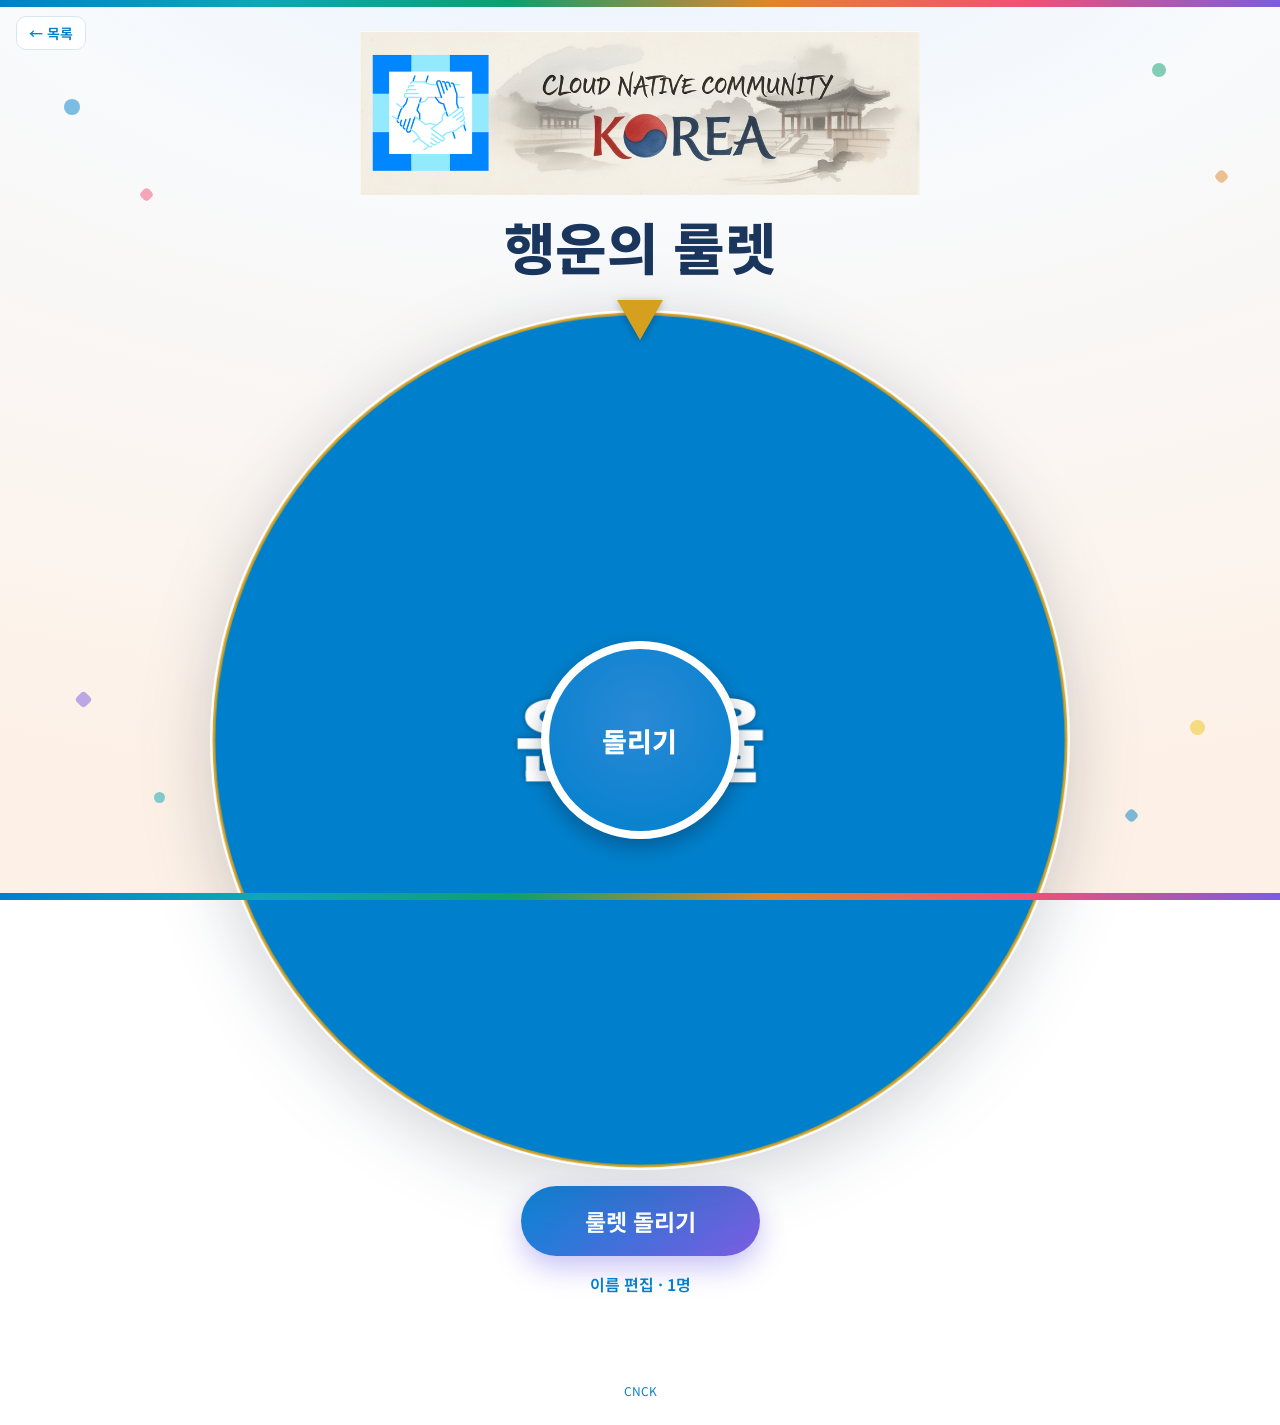
<file: docs/roulette.html>
<!DOCTYPE html>
<html lang="ko">
<head>
<meta charset="utf-8">
<meta name="viewport" content="width=device-width, initial-scale=1">
<title>랜덤 룰렛 · CNCK Kube Community Night</title>
<link rel="preconnect" href="https://fonts.googleapis.com">
<link href="https://fonts.googleapis.com/css2?family=Noto+Sans+KR:wght@400;500;700;800&display=swap" rel="stylesheet">
<style>
  :root{
    --navy:#1B365D; --blue:#0080CC; --accent:#418FDE; --gold:#D4A01E;
    --bg:#F8FAFC; --ink:#1A1A2E; --mid:#555E6E; --light:#889099;
    --font:'Noto Sans KR','Apple SD Gothic Neo','Malgun Gothic',-apple-system,BlinkMacSystemFont,'Segoe UI',Roboto,Arial,sans-serif;
  }
  *{box-sizing:border-box;margin:0;padding:0}
  body{font-family:var(--font);color:var(--ink);min-height:100vh;text-align:center;
    -webkit-font-smoothing:antialiased;overflow-x:hidden;
    background:radial-gradient(125% 90% at 50% -15%,#E6F2FF 0%,var(--bg) 42%,#FDF1E7 115%) fixed}
  .bar{position:fixed;left:0;right:0;height:7px;z-index:3;
    background:linear-gradient(90deg,#0080CC,#0FA6B8,#0E9F6E,#E0852A,#EF5273,#7C5CE0)}
  .bar.top{top:0}.bar.bottom{bottom:0}
  .sprinkles{position:fixed;inset:0;z-index:-1;pointer-events:none}
  .sprinkles i{position:absolute;top:var(--t);left:var(--l);width:var(--s);height:var(--s);
    background:var(--c);border-radius:50%;opacity:.5}
  .sprinkles i[style*="--r"]{border-radius:4px;transform:rotate(45deg)}

  header{padding:30px 16px 6px}
  header img.banner{width:min(92vw,560px);height:auto;display:block;margin:0 auto 10px}
  header h1{color:var(--navy);font-size:clamp(32px,6vw,56px);font-weight:800;letter-spacing:-.01em}

  main{display:flex;flex-direction:column;align-items:center;gap:16px;padding:8px 16px 40px}

  .wheel-wrap{position:relative;width:min(96vw,860px);aspect-ratio:1/1;margin-top:10px}
  #wheel{width:100%;height:100%;display:block;
    filter:drop-shadow(0 14px 34px rgba(16,33,60,.20));border-radius:50%}
  .pointer{position:absolute;top:-10px;left:50%;transform:translateX(-50%);z-index:4;
    width:0;height:0;border-left:23px solid transparent;border-right:23px solid transparent;
    border-top:40px solid var(--gold);filter:drop-shadow(0 2px 4px rgba(0,0,0,.28))}
  .hub{position:absolute;top:50%;left:50%;transform:translate(-50%,-50%);z-index:4;
    width:23%;height:23%;border-radius:50%;border:8px solid #fff;cursor:pointer;
    background:radial-gradient(circle at 50% 38%,#2A89D6,var(--blue));
    color:#fff;font-family:var(--font);font-weight:800;font-size:clamp(18px,3vw,27px);
    box-shadow:0 8px 20px rgba(16,33,60,.38);transition:transform .12s}
  .hub:hover{transform:translate(-50%,-50%) scale(1.05)}
  .hub:active{transform:translate(-50%,-50%) scale(.97)}
  .hub:disabled{opacity:.7;cursor:default}

  .spin-btn{background:linear-gradient(135deg,#0a86d6,#7C5CE0);color:#fff;border:none;border-radius:999px;cursor:pointer;
    font-family:var(--font);font-weight:700;font-size:23px;padding:18px 64px;
    box-shadow:0 12px 28px rgba(108,92,231,.36);transition:transform .12s,box-shadow .12s,filter .12s}
  .spin-btn:hover{filter:brightness(1.07);transform:translateY(-2px)}
  .spin-btn:disabled{background:#9bb6c9;box-shadow:none;cursor:default;transform:none}

  .link-btn{background:none;border:none;color:var(--blue);font-weight:600;cursor:pointer;
    font-size:16px;font-family:var(--font)}
  .link-btn:hover{text-decoration:underline}

  .history{max-width:600px;display:flex;flex-wrap:wrap;gap:8px;justify-content:center;min-height:30px}
  .history .h-label{color:var(--light);font-size:13px;align-self:center;margin-right:2px}
  .chip{background:#EAF2FB;color:var(--navy);border:1px solid #D7E6F5;border-radius:999px;
    padding:5px 12px;font-size:13px;font-weight:600}
  .chip:first-of-type{background:var(--gold);color:#fff;border-color:var(--gold)}

  .overlay{position:fixed;inset:0;z-index:6;display:flex;align-items:center;justify-content:center;
    background:rgba(13,27,42,.55);backdrop-filter:blur(3px);opacity:0;pointer-events:none;
    transition:opacity .25s;padding:16px}
  .overlay.show{opacity:1;pointer-events:auto}
  .card{background:#fff;border-radius:22px;padding:34px 40px 30px;max-width:90vw;
    box-shadow:0 24px 70px rgba(0,0,0,.35);transform:scale(.9);transition:transform .28s cubic-bezier(.2,.9,.3,1.3);
    border-top:8px solid var(--gold)}
  .overlay.show .card{transform:scale(1)}
  .card .label{color:var(--gold);font-weight:800;letter-spacing:.22em;font-size:15px}
  .card .name{color:var(--navy);font-weight:800;font-size:clamp(50px,10vw,104px);margin:8px 0 20px;
    word-break:keep-all;line-height:1.1}
  .card .actions{display:flex;gap:12px;justify-content:center;flex-wrap:wrap}
  .card button{font-family:var(--font);font-weight:700;font-size:16px;border-radius:12px;
    padding:11px 24px;cursor:pointer;border:none}
  .card .again{background:var(--blue);color:#fff}
  .card .again:hover{background:#0a74b8}
  .card .ghost{background:#fff;color:var(--mid);border:1px solid #D7E6F5}
  .card .ghost:hover{background:#F1F6FC}

  /* names editor */
  .names-card{text-align:left;width:min(92vw,440px);border-top-color:var(--blue)}
  .names-card h3{color:var(--navy);font-size:20px;font-weight:800}
  .names-hint{color:var(--mid);font-size:13px;margin:8px 0 10px;line-height:1.5}
  #namesInput{width:100%;border:1px solid #D7E6F5;border-radius:12px;padding:12px 14px;
    font-family:var(--font);font-size:15px;line-height:1.55;resize:vertical;min-height:210px;color:var(--ink)}
  #namesInput:focus{outline:none;border-color:var(--accent);box-shadow:0 0 0 3px rgba(65,143,222,.15)}
  .names-count{color:var(--light);font-size:13px;margin:8px 2px 16px;text-align:right}
  .names-card .actions{justify-content:flex-end}

  #confetti{position:fixed;inset:0;z-index:7;pointer-events:none}
  footer{color:var(--light);font-size:12px;padding:0 0 26px}
  footer a{color:var(--blue);text-decoration:none}
  a.back{position:fixed;top:16px;left:16px;z-index:5;color:var(--blue);font-weight:600;
    text-decoration:none;font-size:14px;background:#fff;border:1px solid #D7E6F5;
    padding:6px 12px;border-radius:10px}
</style>
</head>
<body>
  <div class="bar top"></div>
  <div class="bar bottom"></div>
  <div class="sprinkles" aria-hidden="true">
    <i style="--c:#0080CC;--t:11%;--l:5%;--s:16px"></i>
    <i style="--c:#EF5273;--t:21%;--l:11%;--s:11px;--r:1"></i>
    <i style="--c:#0E9F6E;--t:7%;--l:90%;--s:14px"></i>
    <i style="--c:#E0852A;--t:19%;--l:95%;--s:11px;--r:1"></i>
    <i style="--c:#7C5CE0;--t:77%;--l:6%;--s:13px;--r:1"></i>
    <i style="--c:#0FA6B8;--t:88%;--l:12%;--s:11px"></i>
    <i style="--c:#F0C419;--t:80%;--l:93%;--s:15px"></i>
    <i style="--c:#0080CC;--t:90%;--l:88%;--s:11px;--r:1"></i>
  </div>
  <a class="back" href="index.html">&larr; 목록</a>

  <header>
    <img class="banner" src="assets/cnck-banner-color-2.png" alt="Cloud Native Community Korea"
         onerror="this.style.display='none'">
    <h1>행운의 룰렛</h1>
  </header>

  <main>
    <div class="wheel-wrap">
      <div class="pointer"></div>
      <canvas id="wheel" width="600" height="600"></canvas>
      <button class="hub" id="hub">돌리기</button>
    </div>
    <button class="spin-btn" id="spin">룰렛 돌리기</button>
    <button class="link-btn" id="editNames">이름 편집 · <span id="count">0</span>명</button>
    <div class="history" id="history"></div>
  </main>

  <footer>
    <a href="https://github.com/Cloud-Native-Community-Korea/kubeCommunityNight" target="_blank" rel="noopener">CNCK</a>
  </footer>

  <!-- winner -->
  <div class="overlay" id="overlay">
    <div class="card">
      <div class="label">CONGRATULATIONS</div>
      <div class="name" id="winnerName"></div>
      <div class="actions">
        <button class="again" id="again">다시 돌리기</button>
        <button class="ghost" id="close">닫기</button>
      </div>
    </div>
  </div>

  <!-- names editor -->
  <div class="overlay" id="namesModal">
    <div class="card names-card">
      <h3>이름 목록</h3>
      <p class="names-hint">한 줄에 한 명씩 입력하세요.<br>엑셀·구글시트의 한 열을 복사해 그대로 붙여넣어도 됩니다.</p>
      <textarea id="namesInput" rows="12" placeholder="이름 1&#10;이름 2&#10;이름 3"></textarea>
      <div class="names-count"><span id="inputCount">0</span>명</div>
      <div class="actions">
        <button class="again" id="namesApply">적용</button>
        <button class="ghost" id="namesReset">기본값</button>
        <button class="ghost" id="namesCancel">닫기</button>
      </div>
    </div>
  </div>

  <canvas id="confetti"></canvas>

<script>
const DEFAULT_NAMES = ["윤서율"];
const COLORS = ["#0080CC","#1B365D","#0E9F6E","#7C5CE0","#EF5273","#0FA6B8","#E0852A","#2E6CA6"];
const TAU = Math.PI * 2;
const STORE_KEY = "cnck_roulette_names";

function loadNames() {
  try {
    const s = localStorage.getItem(STORE_KEY);
    if (s) { const a = JSON.parse(s); if (Array.isArray(a) && a.length) return a; }
  } catch (e) {}
  return DEFAULT_NAMES.slice();
}
function saveNames() { try { localStorage.setItem(STORE_KEY, JSON.stringify(names)); } catch (e) {} }
// split a pasted column/row: newlines or tabs separate names; spaces kept inside a name
function parseNames(text) {
  return text.split(/[\r\n\t]+/).map(s => s.trim()).filter(Boolean);
}
let names = loadNames();

// distinct color per segment; avoid the same color wrapping around (last == first)
function buildColors(n) {
  const out = [];
  for (let i = 0; i < n; i++) {
    let ci = i % COLORS.length;
    if (i === n - 1 && n > 1 && COLORS[ci] === out[0]) ci = (ci + 1) % COLORS.length;
    out.push(COLORS[ci]);
  }
  return out;
}
let segColors = buildColors(names.length);

const canvas = document.getElementById('wheel');
const ctx = canvas.getContext('2d');
const SIZE = 900, DPR = Math.min(window.devicePixelRatio || 1, 2);
canvas.width = SIZE * DPR; canvas.height = SIZE * DPR;
ctx.scale(DPR, DPR);
const R = SIZE / 2;
const TEXT_OUTER = R - 24, TEXT_INNER_PAD = 128;
const FONT_STACK = getComputedStyle(document.body).fontFamily;

let rotation = 0;
let spinning = false;

function draw() {
  ctx.clearRect(0, 0, SIZE, SIZE);
  const N = names.length;
  if (N === 0) {
    ctx.save(); ctx.translate(R, R);
    ctx.beginPath(); ctx.arc(0, 0, R - 4, 0, TAU); ctx.fillStyle = "#E8F0F8"; ctx.fill();
    ctx.fillStyle = "#889099"; ctx.font = `600 22px ${FONT_STACK}`;
    ctx.textAlign = "center"; ctx.textBaseline = "middle";
    ctx.fillText("이름을 추가하세요", 0, 0);
    ctx.restore();
    return;
  }
  const segRad = TAU / N;
  if (N === 1) {
    ctx.save(); ctx.translate(R, R);
    ctx.beginPath(); ctx.arc(0, 0, R, 0, TAU); ctx.fillStyle = segColors[0] || COLORS[0]; ctx.fill();
    ctx.fillStyle = "#fff"; ctx.textAlign = "center"; ctx.textBaseline = "middle";
    let fs1 = 96; ctx.font = `800 ${fs1}px ${FONT_STACK}`;
    while (ctx.measureText(names[0]).width > 2 * R - 150 && fs1 > 22) { fs1 -= 2; ctx.font = `800 ${fs1}px ${FONT_STACK}`; }
    ctx.shadowColor = "rgba(13,27,42,.45)"; ctx.shadowBlur = 6;
    ctx.fillText(names[0], 0, 0);
    ctx.restore();
    ctx.beginPath(); ctx.arc(R, R, R - 1, 0, TAU); ctx.lineWidth = 6; ctx.strokeStyle = "#fff"; ctx.stroke();
    ctx.beginPath(); ctx.arc(R, R, R - 4, 0, TAU); ctx.lineWidth = 3; ctx.strokeStyle = "rgba(212,160,30,.9)"; ctx.stroke();
    return;
  }
  ctx.save();
  ctx.translate(R, R);
  ctx.rotate(rotation);
  for (let i = 0; i < N; i++) {
    const a0 = -Math.PI / 2 + i * segRad;
    const a1 = a0 + segRad;
    ctx.beginPath();
    ctx.moveTo(0, 0);
    ctx.arc(0, 0, R, a0, a1);
    ctx.closePath();
    ctx.fillStyle = segColors[i] || COLORS[i % COLORS.length];
    ctx.fill();
    ctx.lineWidth = 1.5;
    ctx.strokeStyle = "rgba(255,255,255,.45)";
    ctx.stroke();

    const mid = a0 + segRad / 2;
    ctx.save();
    ctx.rotate(mid);
    const total = ((rotation + mid) % TAU + TAU) % TAU;
    const flip = total > Math.PI / 2 && total < 3 * Math.PI / 2;
    let fs = Math.min(60, Math.max(18, Math.round(segRad * R * 0.30)));
    const maxLen = TEXT_OUTER - TEXT_INNER_PAD;
    ctx.font = `700 ${fs}px ${FONT_STACK}`;
    while (ctx.measureText(names[i]).width > maxLen && fs > 12) {
      fs -= 1; ctx.font = `700 ${fs}px ${FONT_STACK}`;
    }
    ctx.fillStyle = "#fff";
    ctx.textBaseline = "middle";
    ctx.shadowColor = "rgba(13,27,42,.5)"; ctx.shadowBlur = 5; ctx.shadowOffsetY = 1;
    if (flip) {
      ctx.rotate(Math.PI);
      ctx.textAlign = "left";
      ctx.fillText(names[i], -TEXT_OUTER, 0);
    } else {
      ctx.textAlign = "right";
      ctx.fillText(names[i], TEXT_OUTER, 0);
    }
    ctx.restore();
  }
  ctx.restore();

  ctx.beginPath(); ctx.arc(R, R, R - 1, 0, TAU);
  ctx.lineWidth = 6; ctx.strokeStyle = "#fff"; ctx.stroke();
  ctx.beginPath(); ctx.arc(R, R, R - 4, 0, TAU);
  ctx.lineWidth = 3; ctx.strokeStyle = "rgba(212,160,30,.9)"; ctx.stroke();
}

const hub = document.getElementById('hub');
const spinBtn = document.getElementById('spin');

function setBusy(b) {
  spinning = b;
  const dis = b || names.length === 0;
  hub.disabled = dis; spinBtn.disabled = dis;
  spinBtn.textContent = b ? "돌리는 중…" : "룰렛 돌리기";
}

function spin() {
  const N = names.length;
  if (spinning || N === 0) return;
  setBusy(true);
  const segRad = TAU / N;
  const i = Math.floor(Math.random() * N);
  const centerBase = i * segRad + segRad / 2;
  const targetMod = ((TAU - (centerBase % TAU)) % TAU);
  const cur = ((rotation % TAU) + TAU) % TAU;
  const delta = ((targetMod - cur) % TAU + TAU) % TAU;
  const spins = TAU * (5 + Math.floor(Math.random() * 3));
  const start = rotation, end = rotation + spins + delta, t0 = performance.now(), dur = 4600;

  (function frame(now) {
    const p = Math.min(1, (now - t0) / dur);
    const e = 1 - Math.pow(1 - p, 3);
    rotation = start + (end - start) * e;
    draw();
    if (p < 1) requestAnimationFrame(frame);
    else { setBusy(false); win(i); }
  })(t0);
}

const history = [];
function win(i) {
  const name = names[i];
  history.unshift(name);
  renderHistory();
  document.getElementById('winnerName').textContent = name;
  document.getElementById('overlay').classList.add('show');
  burst();
}
function renderHistory() {
  const el = document.getElementById('history');
  if (!history.length) { el.innerHTML = ''; return; }
  el.innerHTML = '<span class="h-label">최근 당첨</span>' +
    history.slice(0, 8).map(n => `<span class="chip">${escapeHtml(n)}</span>`).join('');
}
function escapeHtml(s){ return s.replace(/[&<>"]/g, c => ({'&':'&amp;','<':'&lt;','>':'&gt;','"':'&quot;'}[c])); }

function renderCount() { document.getElementById('count').textContent = names.length; }
function setNames(arr) {
  names = arr; segColors = buildColors(names.length); saveNames(); renderCount(); rotation = 0; draw();
  const empty = names.length === 0;
  hub.disabled = empty; spinBtn.disabled = empty;
}

hub.addEventListener('click', spin);
spinBtn.addEventListener('click', spin);
document.getElementById('again').addEventListener('click', () => {
  document.getElementById('overlay').classList.remove('show'); setTimeout(spin, 280);
});
document.getElementById('close').addEventListener('click', () =>
  document.getElementById('overlay').classList.remove('show'));
document.getElementById('overlay').addEventListener('click', e => {
  if (e.target.id === 'overlay') e.currentTarget.classList.remove('show');
});

/* ---- names editor ---- */
const namesModal = document.getElementById('namesModal');
const namesInput = document.getElementById('namesInput');
const inputCount = document.getElementById('inputCount');
function openNames() {
  namesInput.value = names.join('\n');
  inputCount.textContent = names.length;
  namesModal.classList.add('show');
  setTimeout(() => namesInput.focus(), 60);
}
function closeNames() { namesModal.classList.remove('show'); }
document.getElementById('editNames').addEventListener('click', openNames);
namesInput.addEventListener('input', () => { inputCount.textContent = parseNames(namesInput.value).length; });
document.getElementById('namesApply').addEventListener('click', () => {
  const arr = parseNames(namesInput.value);
  if (arr.length === 0) { namesInput.focus(); return; }
  setNames(arr); closeNames();
});
document.getElementById('namesReset').addEventListener('click', () => {
  namesInput.value = DEFAULT_NAMES.join('\n');
  inputCount.textContent = DEFAULT_NAMES.length;
  namesInput.focus();
});
document.getElementById('namesCancel').addEventListener('click', closeNames);
namesModal.addEventListener('click', e => { if (e.target === namesModal) closeNames(); });

document.addEventListener('keydown', e => {
  if (e.target.tagName === 'TEXTAREA' || e.target.tagName === 'INPUT') return;
  if (namesModal.classList.contains('show')) { if (e.key === 'Escape') closeNames(); return; }
  if (document.getElementById('overlay').classList.contains('show')) {
    if (e.key === 'Escape') document.getElementById('overlay').classList.remove('show');
    return;
  }
  if (e.code === 'Space' || e.code === 'Enter') { e.preventDefault(); spin(); }
});

/* ---- confetti ---- */
const cc = document.getElementById('confetti');
const cx = cc.getContext('2d');
let pieces = [], confettiRAF = null;
function sizeConfetti() { cc.width = innerWidth; cc.height = innerHeight; }
sizeConfetti(); addEventListener('resize', () => { sizeConfetti(); draw(); });
function burst() {
  const palette = ["#0080CC","#0FA6B8","#0E9F6E","#7C5CE0","#EF5273","#E0852A","#F0C419"];
  pieces = [];
  for (let i = 0; i < 160; i++) {
    pieces.push({
      x: Math.random() * cc.width, y: -20 - Math.random() * cc.height * 0.4,
      r: 5 + Math.random() * 7, c: palette[(Math.random() * palette.length) | 0],
      vx: -2 + Math.random() * 4, vy: 2 + Math.random() * 4,
      rot: Math.random() * TAU, vr: -0.2 + Math.random() * 0.4
    });
  }
  if (!confettiRAF) confettiRAF = requestAnimationFrame(stepConfetti);
}
function stepConfetti() {
  cx.clearRect(0, 0, cc.width, cc.height);
  let alive = 0;
  for (const p of pieces) {
    p.x += p.vx; p.y += p.vy; p.vy += 0.05; p.rot += p.vr;
    if (p.y < cc.height + 30) alive++;
    cx.save(); cx.translate(p.x, p.y); cx.rotate(p.rot); cx.fillStyle = p.c;
    cx.fillRect(-p.r / 2, -p.r / 2, p.r, p.r * 0.6); cx.restore();
  }
  if (alive > 0) confettiRAF = requestAnimationFrame(stepConfetti);
  else { cx.clearRect(0, 0, cc.width, cc.height); confettiRAF = null; }
}

renderCount();
draw();
if (names.length === 0) { hub.disabled = true; spinBtn.disabled = true; }
if (document.fonts && document.fonts.ready) document.fonts.ready.then(draw);
</script>
</body>
</html>
</file>
